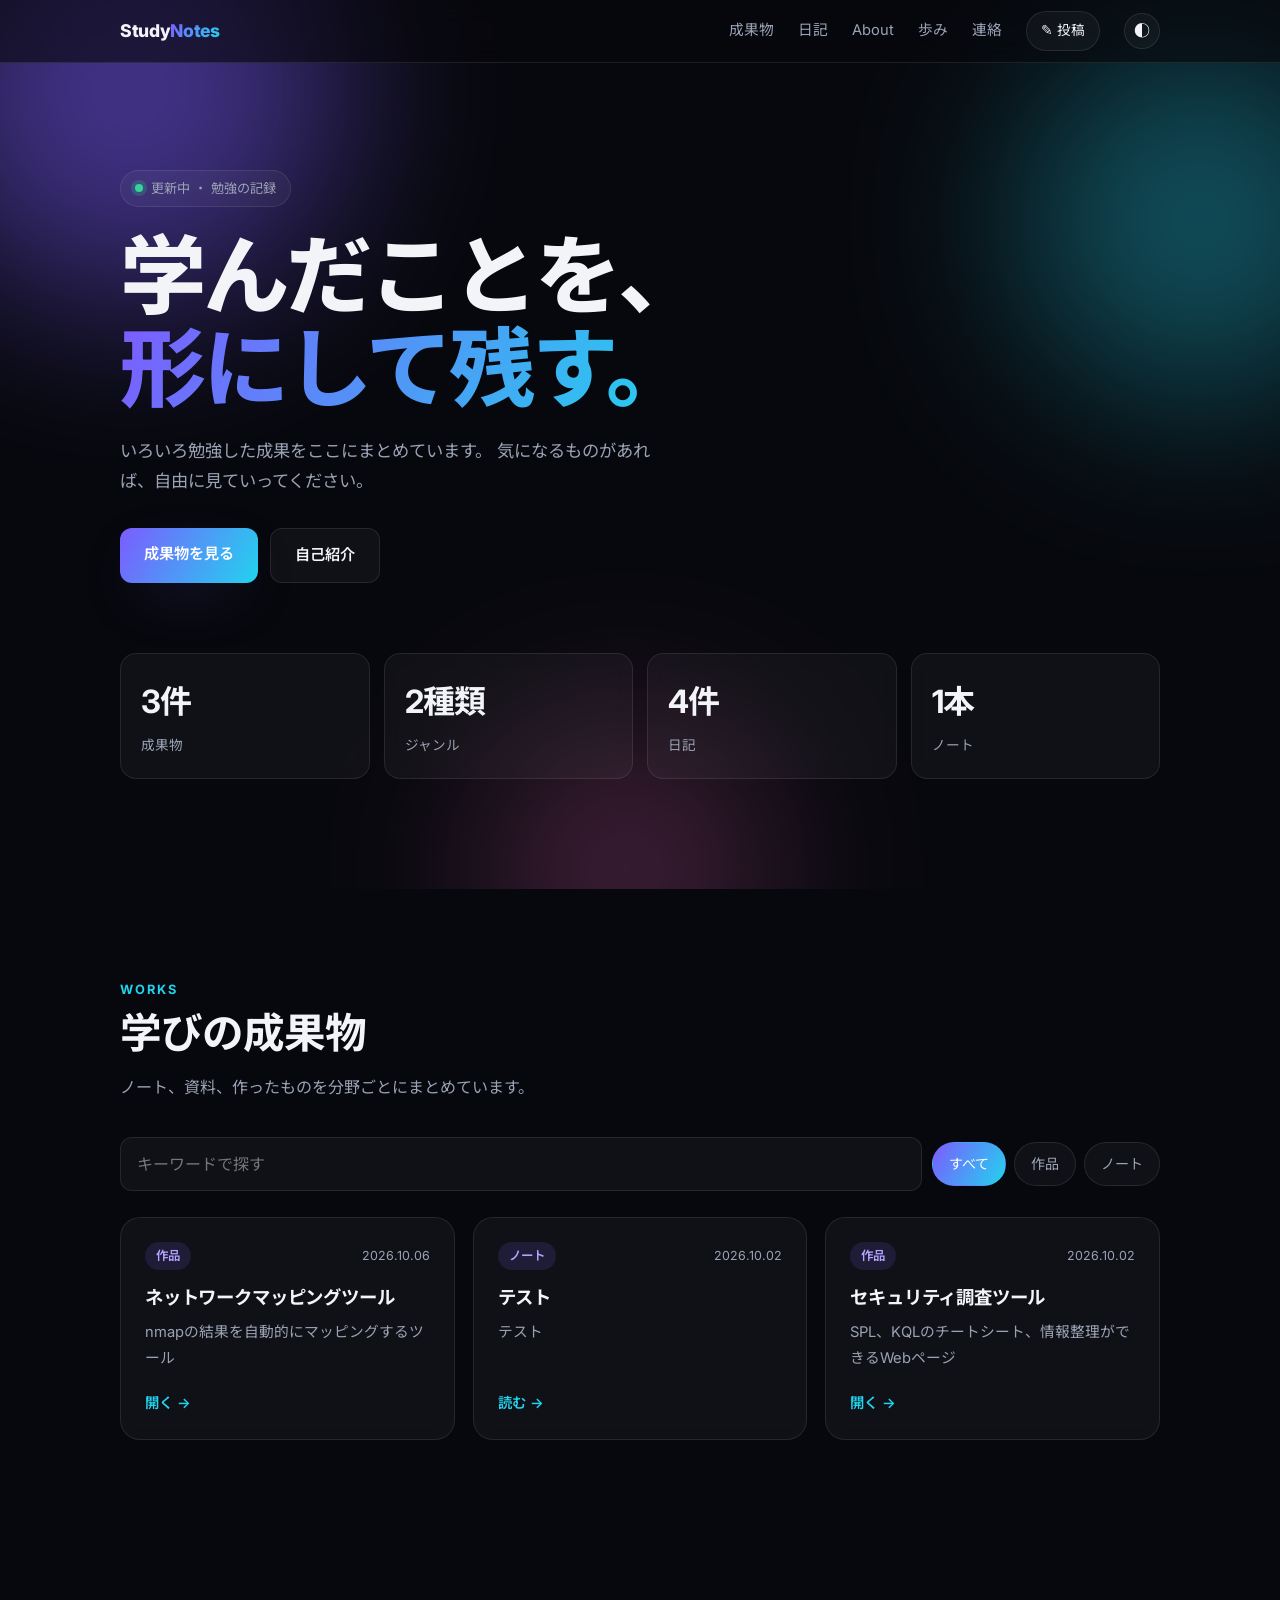
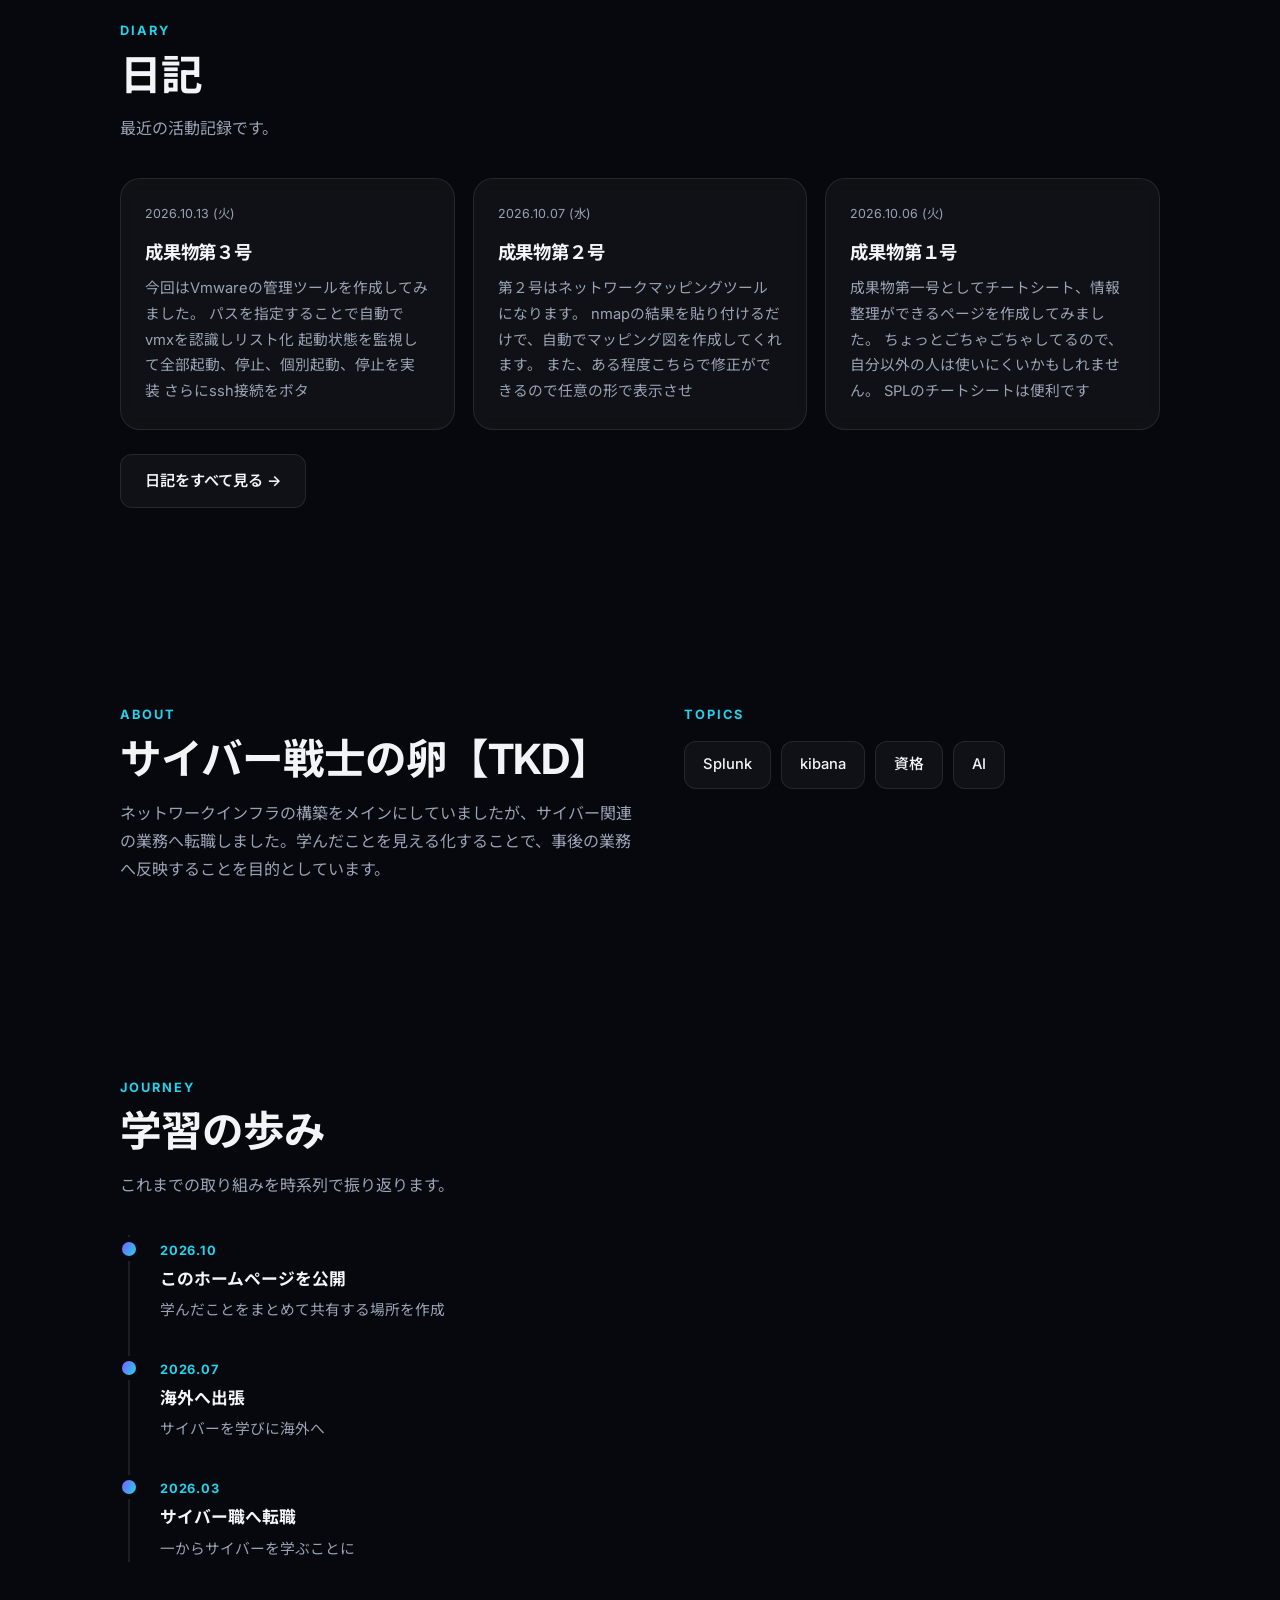
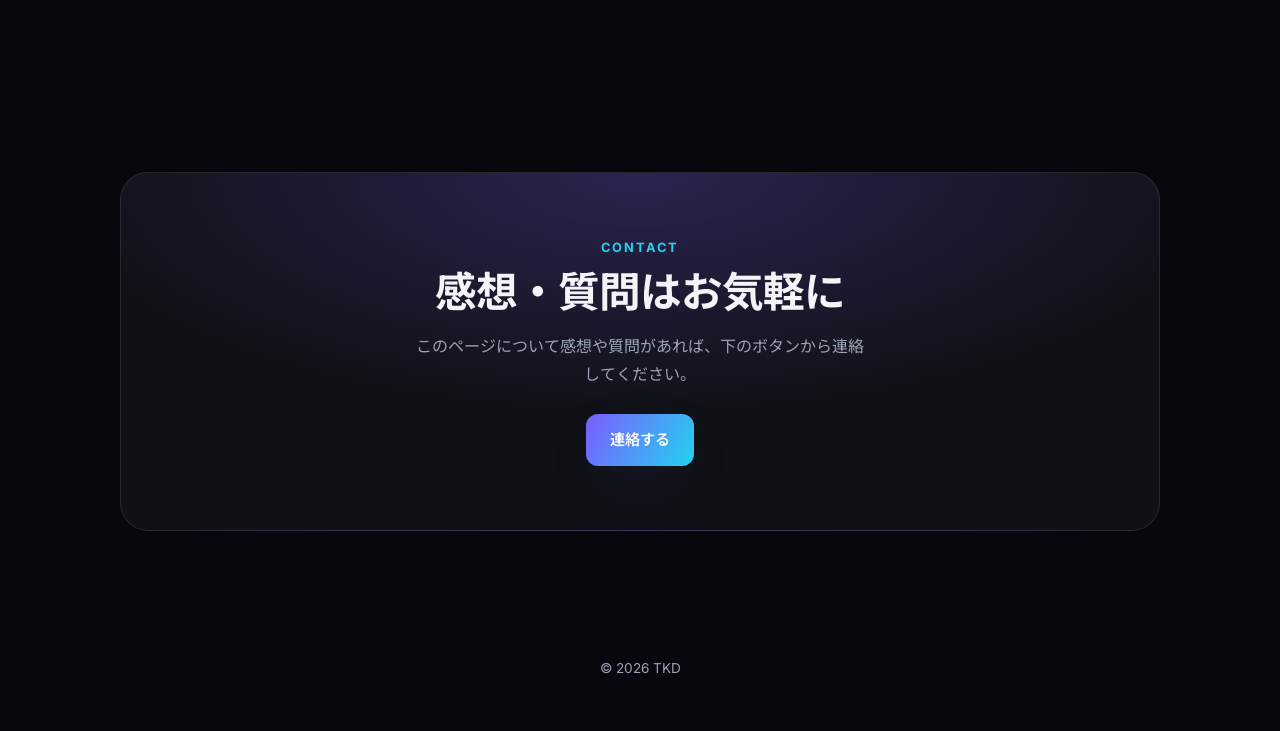
<file: index.html>
<!doctype html>
<html lang="ja">
<head>
<meta charset="utf-8">
<meta name="viewport" content="width=device-width, initial-scale=1">
<title>Study Notes | 学びの記録</title>
<meta name="description" content="勉強の成果をまとめたホームページ">
<link rel="preconnect" href="https://fonts.googleapis.com">
<link rel="preconnect" href="https://fonts.gstatic.com" crossorigin>
<link href="https://fonts.googleapis.com/css2?family=Inter:wght@400;500;600;700;800&family=Noto+Sans+JP:wght@400;500;700;900&display=swap" rel="stylesheet">
<link rel="stylesheet" href="assets/style.css">
</head>
<body>

<nav>
  <div class="wrap">
    <a href="#top" class="logo">Study<span>Notes</span></a>
    <div class="menu">
      <a href="#works" class="hide">成果物</a>
      <a href="diary/index.html" class="hide">日記</a>
      <a href="#about" class="hide">About</a>
      <a href="#journey" class="hide">歩み</a>
      <a href="#contact">連絡</a>
      <button class="postbtn" id="postBtn" type="button">✎ 投稿</button>
      <button class="theme" id="theme" aria-label="テーマ切り替え">◐</button>
    </div>
  </div>
</nav>

<header class="hero" id="top">
  <div class="blob b1"></div><div class="blob b2"></div><div class="blob b3"></div>
  <div class="wrap">
    <div class="pills">
      <span class="pill"><i class="dot"></i><span id="pill"></span></span>
      <span class="pill vis" id="visitPill" hidden><svg viewBox="0 0 24 24" width="14" height="14" fill="none" stroke="currentColor" stroke-width="2" stroke-linecap="round" stroke-linejoin="round" aria-hidden="true"><path d="M2 12s3.6-7 10-7 10 7 10 7-3.6 7-10 7S2 12 2 12z"/><circle cx="12" cy="12" r="3"/></svg><span class="vlbl">累計アクセス</span><b id="visitNum">0</b></span>
    </div>
    <h1 id="h1"></h1>
    <p class="lead" id="lead"></p>
    <div class="btns">
      <a class="btn p" href="#works">成果物を見る</a>
      <a class="btn" href="#about">自己紹介</a>
    </div>
    <div class="stats" id="stats"></div>
  </div>
</header>

<section id="works">
  <div class="wrap">
    <div class="rv">
      <div class="eyebrow">Works</div>
      <h2>学びの成果物</h2>
      <p class="sec-lead">ノート、資料、作ったものを分野ごとにまとめています。</p>
    </div>
    <div class="tools rv">
      <input class="search" id="q" type="search" placeholder="キーワードで探す">
      <div class="chips" id="chips"></div>
    </div>
    <div class="grid" id="list"></div>
  </div>
</section>

<section id="diary" hidden>
  <div class="wrap">
    <div class="rv">
      <div class="eyebrow">Diary</div>
      <h2>日記</h2>
      <p class="sec-lead">最近の活動記録です。</p>
    </div>
    <div class="grid" id="diaryList"></div>
    <p style="margin-top:24px"><a class="btn" href="diary/index.html">日記をすべて見る →</a></p>
  </div>
</section>

<section id="about">
  <div class="wrap about">
    <div class="rv">
      <div class="eyebrow">About</div>
      <h2 id="aboutTitle"></h2>
      <div id="aboutText"></div>
    </div>
    <div class="rv">
      <div class="eyebrow" style="margin-bottom:14px">Topics</div>
      <div class="skills" id="skills"></div>
    </div>
  </div>
</section>

<section id="journey">
  <div class="wrap">
    <div class="rv">
      <div class="eyebrow">Journey</div>
      <h2>学習の歩み</h2>
      <p class="sec-lead">これまでの取り組みを時系列で振り返ります。</p>
    </div>
    <div class="tl rv" id="tl"></div>
  </div>
</section>

<section id="contact">
  <div class="wrap">
    <div class="cta rv">
      <div class="eyebrow">Contact</div>
      <h2>感想・質問はお気軽に</h2>
      <p id="ctaText"></p>
      <a class="btn p" id="ctaBtn" href="#">連絡する</a>
    </div>
  </div>
</section>

<footer>© <span id="y"></span> <span id="owner"></span></footer>

<script src="assets/diary.js"></script>
<script src="data/content.js"></script>
<script src="assets/main.js"></script>
<script src="assets/common.js"></script>
<script src="assets/auth.js"></script>
<script src="assets/counter.js"></script>
</body>
</html>
</file>
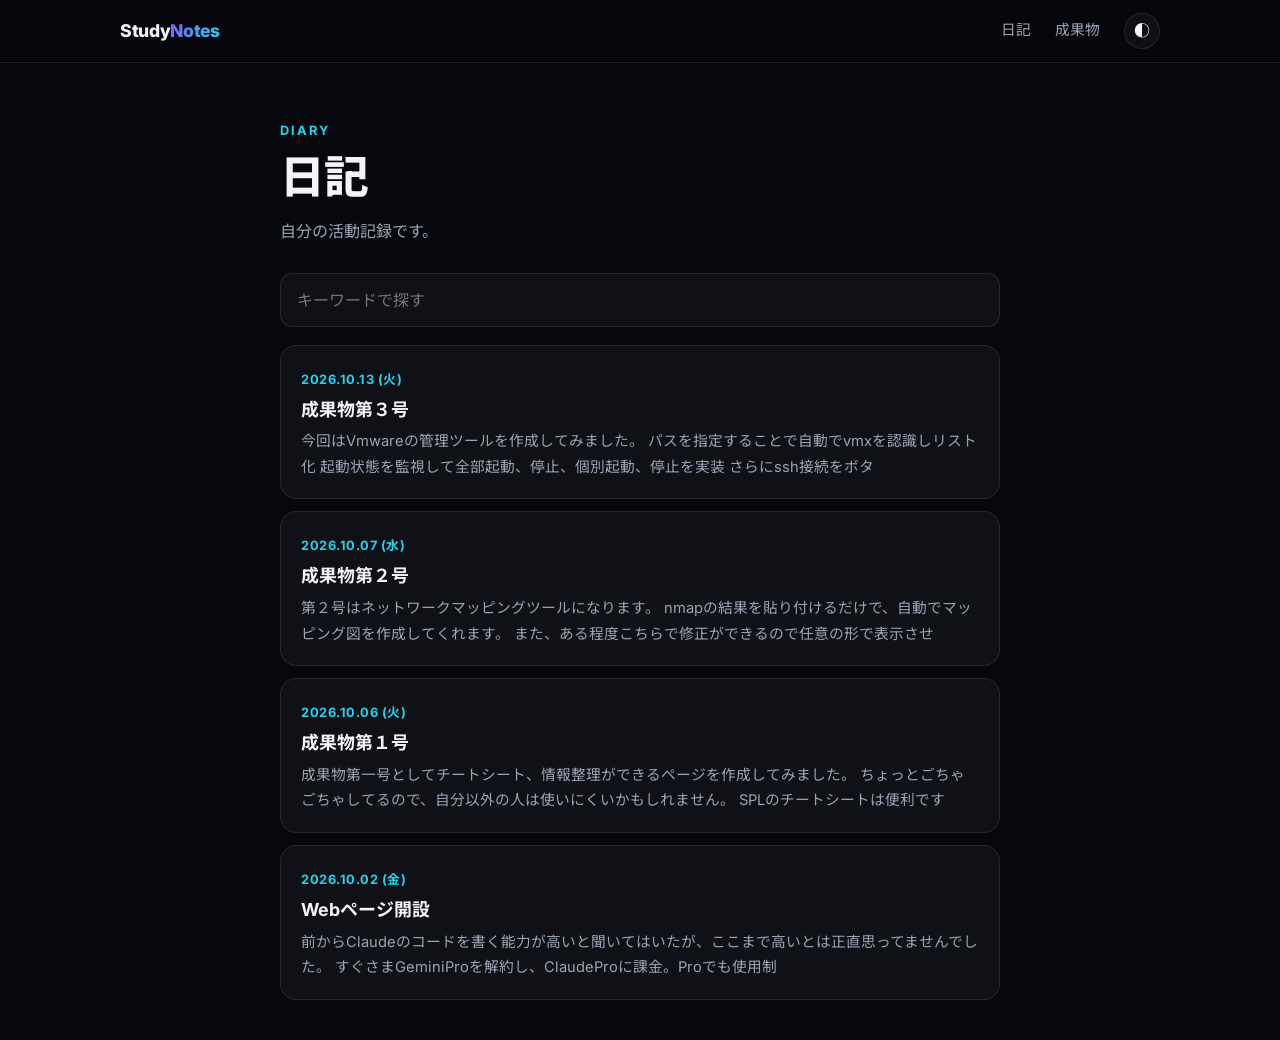
<file: diary/index.html>
<!doctype html>
<html lang="ja"><head><meta charset="utf-8">
<meta name="viewport" content="width=device-width, initial-scale=1">
<meta name="robots" content="noindex">
<link rel="preconnect" href="https://fonts.googleapis.com">
<link rel="preconnect" href="https://fonts.gstatic.com" crossorigin>
<link href="https://fonts.googleapis.com/css2?family=Inter:wght@400;500;600;700;800&family=Noto+Sans+JP:wght@400;500;700;900&display=swap" rel="stylesheet">
<title>日記 | Study Notes</title>
<link rel="stylesheet" href="../assets/style.css"></head>
<body><nav><div class="wrap"><a href="../index.html" class="logo">Study<span>Notes</span></a><div class="menu"><a href="../diary/index.html" class="hide">日記</a><a href="../index.html#works" class="hide">成果物</a><button class="theme" id="theme" aria-label="テーマ切り替え">◐</button></div></div></nav>
<main class="page">
  <div class="eyebrow">Diary</div>
  <h1>日記</h1>
  <p class="sec-lead">自分の活動記録です。</p>
  <input class="search" id="q" type="search" placeholder="キーワードで探す" style="width:100%;margin-bottom:18px">
  <div class="entries" id="list"></div>
</main>
<script src="../assets/diary.js"></script>
<script src="../assets/common.js"></script>
<script>
(async () => {
  const list = document.getElementById("list"), q = document.getElementById("q");
  let posts = [];
  try { posts = (await D.loadIndex()).sort((a, b) => b.date.localeCompare(a.date)); }
  catch (e) { list.innerHTML = '<p class="sec-lead">読み込めませんでした。</p>'; return; }
  function render() {
    const kw = q.value.trim().toLowerCase();
    const s = posts.filter(p => !kw || (p.title + (p.excerpt || "")).toLowerCase().includes(kw));
    list.innerHTML = s.length ? s.map(p => `<a class="entry" href="post.html?id=${encodeURIComponent(p.id)}">
      <time>${D.fmtDate(p.date)}</time><h3>${D.esc(p.title)}</h3><p>${D.esc(p.excerpt || "")}</p></a>`).join("")
      : '<p class="sec-lead">まだ投稿がありません。</p>';
  }
  q.addEventListener("input", render); render();
})();
</script>
<script src="../assets/counter.js"></script>
</body></html>
</file>
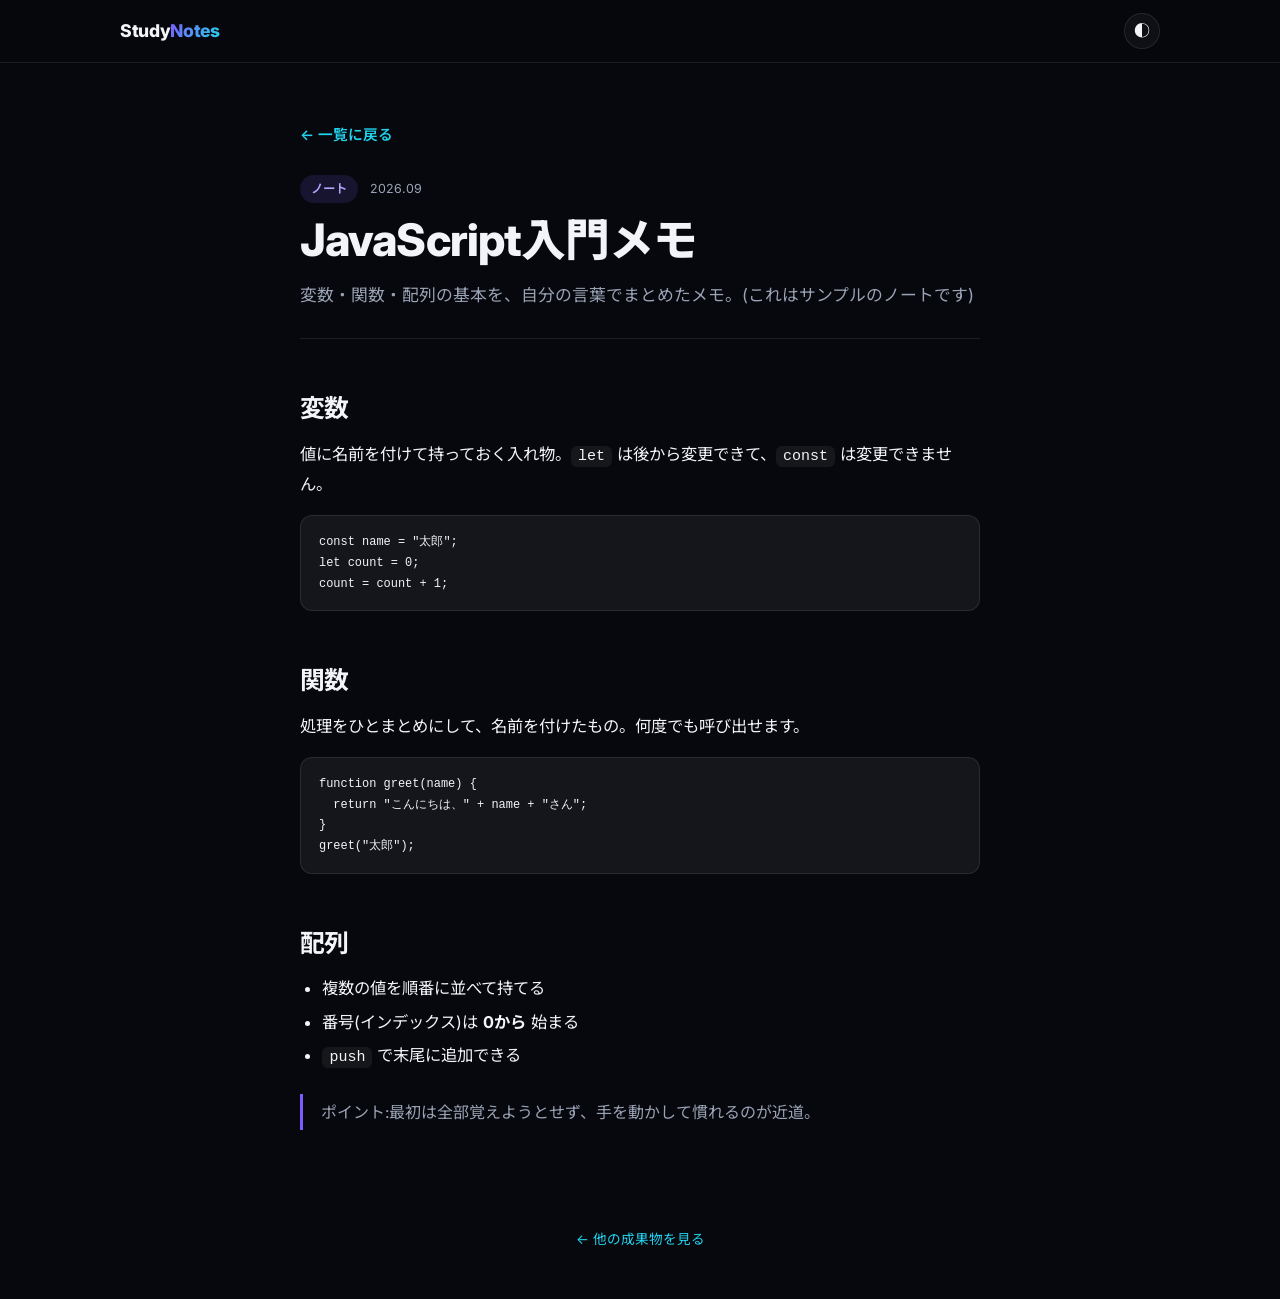
<file: notes/js-basics/index.html>
<!doctype html>
<html lang="ja">
<head>
<meta charset="utf-8">
<meta name="viewport" content="width=device-width, initial-scale=1">
<title>JavaScript入門メモ | Study Notes</title>
<meta name="description" content="変数・関数・配列の基本を、自分の言葉でまとめたメモ。">
<link rel="preconnect" href="https://fonts.googleapis.com">
<link rel="preconnect" href="https://fonts.gstatic.com" crossorigin>
<link href="https://fonts.googleapis.com/css2?family=Inter:wght@400;500;600;700;800&family=Noto+Sans+JP:wght@400;500;700;900&display=swap" rel="stylesheet">
<link rel="stylesheet" href="../../assets/style.css">
</head>
<body>
<nav>
  <div class="wrap">
    <a href="../../index.html" class="logo">Study<span>Notes</span></a>
    <div class="menu"><button class="theme" id="theme" aria-label="テーマ切り替え">◐</button></div>
  </div>
</nav>

<main class="note">
  <a class="back" href="../../index.html#works">← 一覧に戻る</a>
  <div class="meta"><span class="tag">ノート</span><span>2026.09</span></div>
  <h1>JavaScript入門メモ</h1>
  <p class="summary">変数・関数・配列の基本を、自分の言葉でまとめたメモ。(これはサンプルのノートです)</p>

  <!-- ここから本文 -->
  <h2>変数</h2>
  <p>値に名前を付けて持っておく入れ物。<code>let</code> は後から変更できて、<code>const</code> は変更できません。</p>
  <pre><code>const name = "太郎";
let count = 0;
count = count + 1;</code></pre>

  <h2>関数</h2>
  <p>処理をひとまとめにして、名前を付けたもの。何度でも呼び出せます。</p>
  <pre><code>function greet(name) {
  return "こんにちは、" + name + "さん";
}
greet("太郎");</code></pre>

  <h2>配列</h2>
  <ul>
    <li>複数の値を順番に並べて持てる</li>
    <li>番号(インデックス)は <strong>0から</strong> 始まる</li>
    <li><code>push</code> で末尾に追加できる</li>
  </ul>

  <blockquote>ポイント:最初は全部覚えようとせず、手を動かして慣れるのが近道。</blockquote>
  <!-- ここまで本文 -->
</main>

<footer><a href="../../index.html#works" style="color:var(--a2)">← 他の成果物を見る</a></footer>
<script src="../../assets/common.js"></script>
<script src="../../assets/counter.js"></script>
</body>
</html>
</file>
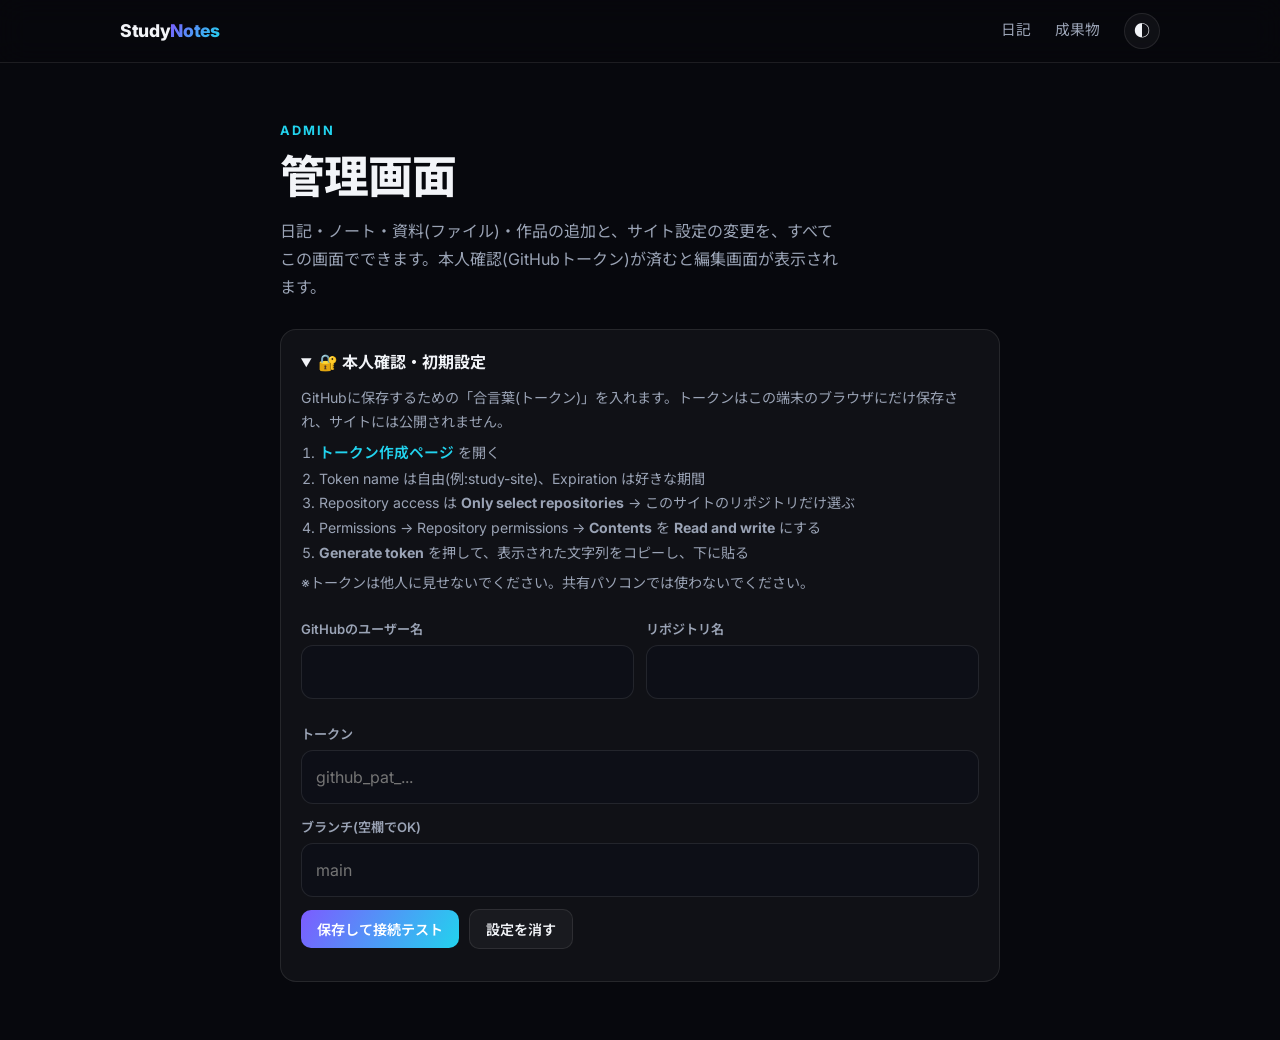
<file: write.html>
<!doctype html>
<html lang="ja">
<head>
<meta charset="utf-8">
<meta name="viewport" content="width=device-width, initial-scale=1">
<meta name="robots" content="noindex">
<title>管理画面 | Study Notes</title>
<link rel="preconnect" href="https://fonts.googleapis.com">
<link rel="preconnect" href="https://fonts.gstatic.com" crossorigin>
<link href="https://fonts.googleapis.com/css2?family=Inter:wght@400;500;600;700;800&family=Noto+Sans+JP:wght@400;500;700;900&display=swap" rel="stylesheet">
<link rel="stylesheet" href="assets/style.css">
</head>
<body>
<nav><div class="wrap">
  <a href="index.html" class="logo">Study<span>Notes</span></a>
  <div class="menu"><a href="diary/index.html" class="hide">日記</a><a href="index.html#works" class="hide">成果物</a><button class="theme" id="theme" aria-label="テーマ切り替え">◐</button></div>
</div></nav>

<main class="page">
  <div class="eyebrow">Admin</div>
  <h1>管理画面</h1>
  <p class="sec-lead">日記・ノート・資料(ファイル)・作品の追加と、サイト設定の変更を、すべてこの画面でできます。本人確認(GitHubトークン)が済むと編集画面が表示されます。</p>

  <!-- 本人確認・初期設定 -->
  <details class="panel" id="settings">
    <summary>🔐 本人確認・初期設定</summary>
    <div class="help">
      GitHubに保存するための「合言葉(トークン)」を入れます。トークンはこの端末のブラウザにだけ保存され、サイトには公開されません。
      <ol>
        <li><a class="mini-link" href="https://github.com/settings/personal-access-tokens/new" target="_blank" rel="noopener">トークン作成ページ</a> を開く</li>
        <li>Token name は自由(例:study-site)、Expiration は好きな期間</li>
        <li>Repository access は <b>Only select repositories</b> → このサイトのリポジトリだけ選ぶ</li>
        <li>Permissions → Repository permissions → <b>Contents</b> を <b>Read and write</b> にする</li>
        <li><b>Generate token</b> を押して、表示された文字列をコピーし、下に貼る</li>
      </ol>
      ※トークンは他人に見せないでください。共有パソコンでは使わないでください。
    </div>
    <div class="row">
      <label class="field"><span>GitHubのユーザー名</span><input id="cfgOwner" autocomplete="off"></label>
      <label class="field"><span>リポジトリ名</span><input id="cfgRepo" autocomplete="off"></label>
    </div>
    <label class="field"><span>トークン</span><input id="cfgToken" type="password" autocomplete="off" placeholder="github_pat_..."></label>
    <label class="field"><span>ブランチ(空欄でOK)</span><input id="cfgBranch" autocomplete="off" placeholder="main"></label>
    <div class="bar">
      <button class="btn p sm" id="cfgSave">保存して接続テスト</button>
      <button class="btn sm" id="cfgClear">設定を消す</button>
    </div>
    <div class="status" id="cfgStatus"></div>
  </details>

  <div class="tabs gated" id="tabs" style="flex-wrap:wrap">
    <button class="chip on" data-kind="diary">日記</button>
    <button class="chip" data-kind="note">ノート</button>
    <button class="chip" data-kind="file">資料(ファイル)</button>
    <button class="chip" data-kind="work">作品(リンク)</button>
    <button class="chip" data-kind="site">サイト設定</button>
  </div>

  <div class="panel gated">
    <div id="editingBar" class="help" style="display:none;margin-top:0"></div>

    <!-- 投稿フォーム(日記・ノート・資料・作品) -->
    <div id="postForm">
      <label class="field"><span>タイトル</span><input id="title" placeholder="タイトル"></label>

      <div id="metaFields">
        <label class="field"><span>ジャンル(絞り込みボタンになります)</span>
          <input id="type" list="typeList"><datalist id="typeList"><option>ノート</option><option>資料</option><option>作品</option><option>読書</option></datalist></label>
        <label class="field"><span>一言説明(一覧に表示されます)</span><input id="desc" placeholder="どんな内容か一言で"></label>
      </div>

      <div id="fileBox">
        <label class="field"><span>ファイル(PDF・Word・画像・ZIPなど / 20MBまで)</span><input type="file" id="fileInput"></label>
        <div class="help" id="fileInfo" style="margin-top:-4px"></div>
      </div>

      <div id="urlBox">
        <label class="field"><span>リンク先のURL(GitHub・公開した作品のページなど)</span><input id="url" type="url" placeholder="https://"></label>
      </div>

      <div id="bodyBox">
        <div class="row" style="align-items:end">
          <div class="field" style="margin-bottom:0"><span>本文(文字を選んでから、ボタンで装飾できます)</span></div>
          <label class="field" style="margin:0"><span>行間(この投稿の読みやすさ)</span>
            <select id="lh"><option value="tight">せまい</option><option value="normal">ふつう</option><option value="wide">広め</option><option value="xwide">ゆったり</option></select></label>
        </div>
        <div class="toolbar" id="toolbar">
          <button type="button" data-fmt="b" title="太字 (Ctrl+B)"><b>B</b></button>
          <button type="button" data-fmt="i" title="斜体 (Ctrl+I)"><i>I</i></button>
          <button type="button" data-fmt="u" title="下線"><u>U</u></button>
          <button type="button" data-fmt="s" title="取り消し線"><s>S</s></button>
          <button type="button" data-fmt="mark" title="マーカー">マーカー</button>
          <span class="sep"></span>
          <select id="tbSize" title="文字サイズ"><option value="">文字サイズ</option><option value="small">小さく</option><option value="large">大きく</option><option value="xlarge">特大</option><option value="xxlarge">超特大</option></select>
          <span id="tbColors" style="display:flex;gap:5px;align-items:center" title="文字色"></span>
          <input type="color" id="tbColor" value="#ff6b6b" title="好きな文字色">
          <span class="sep"></span>
          <button type="button" data-fmt="left" title="左寄せ">左</button>
          <button type="button" data-fmt="center" title="中央寄せ">中央</button>
          <button type="button" data-fmt="right" title="右寄せ">右</button>
          <span class="sep"></span>
          <button type="button" data-fmt="h2" title="見出し">見出し</button>
          <button type="button" data-fmt="h3" title="小見出し">小見出し</button>
          <button type="button" data-fmt="quote" title="引用">引用</button>
          <button type="button" data-fmt="ul" title="箇条書き">・リスト</button>
          <button type="button" data-fmt="ol" title="番号リスト">1.リスト</button>
          <button type="button" data-fmt="hr" title="区切り線">―</button>
          <button type="button" data-fmt="link" title="リンク (Ctrl+K)">リンク</button>
          <button type="button" data-fmt="code" title="コード">コード</button>
        </div>
        <label class="field" style="margin-top:0"><textarea id="body" placeholder="ここに書きます。"></textarea></label>
        <div class="bar">
          <button class="btn sm" id="addImg" type="button">🖼 画像を追加</button>
          <input type="file" id="imgInput" accept="image/*" multiple hidden>
          <button class="btn sm" id="togglePrev" type="button">プレビュー</button>
          <span class="help" style="margin:0" id="imgInfo"></span>
        </div>
        <div class="preview" id="preview"></div>
        <div class="help">
          ボタンで入る記号をそのまま手で書いてもOKです。例: <code>[color=#ff6b6b]赤い文字[/color]</code> / <code>[size=large]大きい文字[/size]</code> /
          右寄せは行だけの <code>[right]</code> と <code>[/right]</code> で段落をはさむ。画像の大きさは <code>![](img/xxx.jpg){w=50}</code>(幅50%)。装飾は段落をまたげません。
        </div>
      </div>
    </div>

    <!-- サイト設定フォーム -->
    <div id="siteForm">
      <div class="help" style="margin-top:0">トップページの文章を変更します。保存すると、公開ページに反映されます(1〜2分)。</div>
      <label class="field"><span>サイト名の横の一言(上のバッジ)</span><input id="s_pill"></label>
      <div class="row">
        <label class="field"><span>キャッチコピー 1行目</span><input id="s_t1"></label>
        <label class="field"><span>キャッチコピー 2行目(カラフル表示)</span><input id="s_t2"></label>
      </div>
      <label class="field"><span>リード文</span><textarea id="s_lead" style="min-height:90px"></textarea></label>
      <label class="field"><span>名前(フッターに表示)</span><input id="s_owner"></label>
      <label class="field"><span>自己紹介の見出し</span><input id="s_aboutTitle"></label>
      <label class="field"><span>自己紹介の文章(1行 = 1段落)</span><textarea id="s_about" style="min-height:110px"></textarea></label>
      <label class="field"><span>学んでいること(「,」か改行で区切る)</span><textarea id="s_topics" style="min-height:70px"></textarea></label>
      <label class="field"><span>連絡の文章</span><input id="s_contactText"></label>
      <label class="field"><span>連絡ボタンのリンク(mailto:メールアドレス、またはSNSのURL)</span><input id="s_contactLink"></label>
      <label class="field"><span>アクセスカウンターのコード(GoatCounterのサイトコード。空欄なら非表示)</span><input id="s_counter" placeholder="例: my-study-notes"></label>
      <div class="help" style="margin-top:-6px">
        使い方: <a class="mini-link" href="https://www.goatcounter.com/signup" target="_blank" rel="noopener">GoatCounter</a>(無料)に登録 → 決めた「Code」をここに入力。
        さらに GoatCounter の Settings で <b>「Allow adding visitor counts on your website」</b> にチェックを入れて保存してください。
      </div>
      <label class="field"><span>学習の歩み(1行 = 1件。「日付 | タイトル | 説明」の形)</span><textarea id="s_journey" style="min-height:140px" placeholder="2026.09 | ホームページを公開 | 学んだことを共有する場所を作った"></textarea></label>
    </div>

    <div class="bar">
      <button class="btn p sm" id="submit">投稿する</button>
      <button class="btn sm" id="reset">新規にもどす</button>
    </div>
    <div class="status" id="status"></div>
  </div>

  <div class="panel gated" id="listPanel">
    <b id="listTitle">これまでの投稿</b>
    <div id="postList" style="margin-top:8px"><span class="help">設定すると表示されます。</span></div>
    <div class="help">※ <code>data/content.js</code> に手書きした成果物は、ここには出ません(GitHub上で直接編集してください)。</div>
  </div>
</main>

<script src="assets/diary.js"></script>
<script src="data/content.js"></script>
<script src="assets/common.js"></script>
<script>
(() => {
  const $ = id => document.getElementById(id);
  const KINDS = {
    diary: { dir: "diary", label: "日記",   body: true },
    note:  { dir: "notes", label: "ノート", body: true, meta: true, type: "ノート" },
    file:  { dir: "files", label: "資料",   meta: true, file: true, type: "資料" },
    work:  { dir: "works", label: "作品",   meta: true, url: true,  type: "作品" },
    site:  { label: "サイト設定", site: true }
  };
  const MAX_FILE = 20 * 1024 * 1024;
  let kind = "diary";
  let cfg = {};
  let editing = null;      // { id, sha?, date, meta? }
  let draftId = newId();
  let pending = {};        // 未アップロードの画像
  let imgCount = 0;
  let authed = false;
  let siteSha = null;
  let cache = [];          // いま表示中の一覧(index.json)

  /* ---------- 便利関数 ---------- */
  function newId() {
    const d = new Date(), p = n => String(n).padStart(2, "0");
    return `${d.getFullYear()}${p(d.getMonth()+1)}${p(d.getDate())}-${p(d.getHours())}${p(d.getMinutes())}${p(d.getSeconds())}`;
  }
  const enc = str => { const b = new TextEncoder().encode(str); let s = ""; b.forEach(c => s += String.fromCharCode(c)); return btoa(s); };
  const dec = b64 => { const s = atob(b64.replace(/\n/g, "")); return new TextDecoder().decode(Uint8Array.from(s, c => c.charCodeAt(0))); };
  function status(msg, type) { const el = $("status"); el.textContent = msg; el.className = "status show " + (type || "info"); }
  function cstatus(msg, type) { const el = $("cfgStatus"); el.textContent = msg; el.className = "status show " + (type || "info"); }
  const save = (k, v) => { try { localStorage.setItem(k, v); } catch (e) {} };
  const load = k => { try { return localStorage.getItem(k); } catch (e) { return null; } };
  const readDataUrl = file => new Promise((res, rej) => { const r = new FileReader(); r.onload = () => res(r.result.split(",")[1]); r.onerror = () => rej(new Error("ファイルを読み込めませんでした。")); r.readAsDataURL(file); });
  const extOf = name => { const m = String(name).match(/\.([A-Za-z0-9]{1,8})$/); return m ? "." + m[1].toLowerCase() : ""; };
  const sizeStr = n => n > 1048576 ? (n / 1048576).toFixed(1) + "MB" : Math.ceil(n / 1024) + "KB";

  /* ---------- 設定 ---------- */
  function guess() {
    const m = location.hostname.match(/^(.+)\.github\.io$/);
    if (!m) return {};
    const segs = location.pathname.split("/").filter(Boolean);
    return { owner: m[1], repo: segs.length > 1 ? segs[0] : m[1] + ".github.io" };
  }
  try { cfg = JSON.parse(load("ghcfg") || "{}"); } catch (e) { cfg = {}; }
  const g = guess();
  $("cfgOwner").value = cfg.owner || g.owner || "";
  $("cfgRepo").value = cfg.repo || g.repo || "";
  $("cfgToken").value = cfg.token || "";
  $("cfgBranch").value = cfg.branch || "";
  if (!cfg.token) $("settings").open = true;
  function readCfg() {
    cfg = { owner: $("cfgOwner").value.trim(), repo: $("cfgRepo").value.trim(), token: $("cfgToken").value.trim(), branch: $("cfgBranch").value.trim() };
  }
  function setAuthed(v) { authed = v; document.body.classList.toggle("authed", v); if (v) enter(); else $("settings").open = true; }

  /* ---------- GitHub API ---------- */
  async function api(method, path, body) {
    if (!cfg.token || !cfg.owner || !cfg.repo) throw new Error("初期設定(ユーザー名・リポジトリ名・トークン)を入力してください。");
    let url = `https://api.github.com/repos/${cfg.owner}/${cfg.repo}/contents/${path}`;
    if (method === "GET") url += `?t=${Date.now()}` + (cfg.branch ? `&ref=${encodeURIComponent(cfg.branch)}` : "");
    if (body && cfg.branch) body.branch = cfg.branch;
    const r = await fetch(url, {
      method, cache: "no-store",
      headers: { Authorization: "Bearer " + cfg.token, Accept: "application/vnd.github+json", "Content-Type": "application/json" },
      body: body ? JSON.stringify(body) : undefined
    });
    if (r.status === 404 && method === "GET") return null;
    if (!r.ok) {
      let m = ""; try { m = (await r.json()).message; } catch (e) {}
      const e = new Error(r.status === 401 ? "トークンが正しくないか、期限切れです。" :
        r.status === 403 || (r.status === 404 && method !== "GET") ? "権限がありません。トークンの Contents が Read and write か、対象リポジトリが合っているか確認してください。" :
        r.status === 413 ? "ファイルが大きすぎます。" : `GitHubエラー(${r.status}) ${m}`);
      e.status = r.status; throw e;
    }
    return r.json();
  }
  const getFile = async path => { const j = await api("GET", path); return j ? { sha: j.sha, text: j.content ? dec(j.content) : "" } : null; };
  const getSha = async path => { const j = await api("GET", path).catch(() => null); return j ? j.sha : null; };
  const putFile = (path, b64, msg, sha) => api("PUT", path, { message: msg, content: b64, ...(sha ? { sha } : {}) });
  const delFile = async path => { const sha = await getSha(path); if (sha) await api("DELETE", path, { message: "Delete " + path, sha }); };

  async function updateIndex(dir, fn) {
    for (let i = 0; i < 3; i++) {
      try {
        const f = await getFile(`${dir}/index.json`);
        let data = { posts: [] }; try { if (f) data = JSON.parse(f.text); } catch (e) {}
        data.posts = fn(data.posts || []).sort((a, b) => b.date.localeCompare(a.date));
        await putFile(`${dir}/index.json`, enc(JSON.stringify(data, null, 2) + "\n"), "Update index", f && f.sha);
        return;
      } catch (e) { if (i === 2 || (e.status !== 409 && e.status !== 422)) throw e; }
    }
  }

  /* ---------- タブ・フォームの切り替え ---------- */
  const show = (id, v) => { $(id).style.display = v ? "" : "none"; };
  function setKind(k) {
    kind = k; const K = KINDS[k];
    document.querySelectorAll("#tabs .chip").forEach(c => c.classList.toggle("on", c.dataset.kind === k));
    show("postForm", !K.site); show("siteForm", !!K.site);
    show("metaFields", !!K.meta); show("fileBox", !!K.file); show("urlBox", !!K.url); show("bodyBox", !!K.body);
    show("listPanel", !K.site);
    $("title").placeholder = k === "diary" ? "例:今日の勉強メモ" : "タイトル";
    $("listTitle").textContent = `これまでの${K.label}`;
    resetForm();
    if (authed) { if (K.site) loadSite(); else refreshList(); }
  }
  document.querySelectorAll("#tabs .chip").forEach(c => c.onclick = () => setKind(c.dataset.kind));

  function resetForm() {
    editing = null; draftId = newId(); pending = {}; imgCount = 0;
    ["title", "body", "desc", "url"].forEach(id => $(id).value = "");
    $("type").value = KINDS[kind].type || "";
    $("fileInput").value = ""; $("fileInfo").textContent = "";
    $("editingBar").style.display = "none"; $("preview").classList.remove("show"); $("imgInfo").textContent = "";
    $("submit").textContent = KINDS[kind].site ? "設定を保存する" : "投稿する";
    $("lh").value = load("lhPref") || "normal";
    if (KINDS[kind].body) {
      const d = load("draft_" + kind);
      if (d) { try { const o = JSON.parse(d); $("title").value = o.title || ""; $("body").value = o.body || ""; $("desc").value = o.desc || ""; if (o.type) $("type").value = o.type; } catch (e) {} }
    }
  }
  function saveDraft() {
    if (editing || !KINDS[kind].body) return;
    save("draft_" + kind, JSON.stringify({ title: $("title").value, body: $("body").value, desc: $("desc").value, type: $("type").value }));
  }
  ["title", "body", "desc", "type"].forEach(id => $(id).addEventListener("input", saveDraft));
  $("reset").onclick = () => { try { localStorage.removeItem("draft_" + kind); } catch (e) {} setKind(kind); $("status").className = "status"; };
  $("fileInput").onchange = e => {
    const f = e.target.files[0];
    $("fileInfo").textContent = f ? (f.size > MAX_FILE ? `⚠ ${f.name}(${sizeStr(f.size)})は大きすぎます。20MB以下にしてください。` : `${f.name}(${sizeStr(f.size)})`) : "";
    if (f && !$("title").value) $("title").value = f.name.replace(/\.[^.]+$/, "");
  };

  /* ---------- 画像(日記・ノート) ---------- */
  $("addImg").onclick = () => $("imgInput").click();
  function toJpeg(file) {
    return new Promise((res, rej) => {
      const img = new Image(), u = URL.createObjectURL(file);
      img.onload = () => {
        const max = 1400, k = Math.min(1, max / Math.max(img.width, img.height));
        const c = document.createElement("canvas"); c.width = Math.round(img.width * k); c.height = Math.round(img.height * k);
        const x = c.getContext("2d"); x.fillStyle = "#fff"; x.fillRect(0, 0, c.width, c.height); x.drawImage(img, 0, 0, c.width, c.height);
        const url = c.toDataURL("image/jpeg", 0.82); URL.revokeObjectURL(u);
        res({ b64: url.split(",")[1], url });
      };
      img.onerror = () => rej(new Error("画像を読み込めませんでした: " + file.name));
      img.src = u;
    });
  }
  $("imgInput").onchange = async e => {
    for (const f of e.target.files) {
      try {
        const r = await toJpeg(f);
        const rel = `img/${draftId}-${++imgCount}.jpg`;
        pending[rel] = r;
        const ta = $("body"), pos = ta.selectionStart ?? ta.value.length;
        const ins = `${pos && ta.value[pos - 1] !== "\n" ? "\n" : ""}![](${rel})\n`;
        ta.value = ta.value.slice(0, pos) + ins + ta.value.slice(pos);
        ta.selectionStart = ta.selectionEnd = pos + ins.length;
      } catch (err) { status(err.message, "err"); }
    }
    e.target.value = "";
    $("imgInfo").textContent = Object.keys(pending).length ? `追加した画像: ${Object.keys(pending).length}枚(投稿時に保存されます)` : "";
    saveDraft(); if ($("preview").classList.contains("show")) renderPreview();
  };
  /* ---------- 装飾ツールバー ---------- */
  const ta = $("body");
  let lastSel = { s: 0, e: 0 };
  ["keyup", "mouseup", "select", "input", "blur", "click"].forEach(ev => ta.addEventListener(ev, () => { lastSel = { s: ta.selectionStart, e: ta.selectionEnd }; }));
  const COLORS = ["#ff6b6b", "#ff9f43", "#f5c518", "#34d399", "#4da3ff", "#9b8cff", "#ff6ec7", "#9aa3b5"];
  $("tbColors").innerHTML = COLORS.map(c => `<button type="button" class="sw" data-color="${c}" style="background:${c}" title="${c}"></button>`).join("");
  $("toolbar").addEventListener("mousedown", e => { if (e.target.closest("button")) e.preventDefault(); });  // 選択範囲を保つ

  function putText(text, from, to) {            // 元に戻す(Ctrl+Z)が効くように入力する
    ta.focus(); ta.setSelectionRange(from, to);
    let ok = false; try { ok = document.execCommand("insertText", false, text); } catch (e) {}
    if (!ok) ta.setRangeText(text, from, to, "end");
    ta.dispatchEvent(new Event("input", { bubbles: true }));
  }
  function wrapInline(open, close, ph) {
    const { s, e } = lastSel, sel = ta.value.slice(s, e) || ph;
    putText(open + sel + close, s, e);
    ta.setSelectionRange(s + open.length, s + open.length + sel.length); lastSel = { s: ta.selectionStart, e: ta.selectionEnd };
  }
  function wrapBlock(tag) {
    const { s, e } = lastSel, sel = ta.value.slice(s, e) || "ここに文章";
    const pre = s > 0 && ta.value[s - 1] !== "\n" ? "\n" : "";
    const post = e < ta.value.length && ta.value[e] !== "\n" ? "\n" : "";
    putText(`${pre}[${tag}]\n${sel}\n[/${tag}]${post}`, s, e);
  }
  function linePrefix(kindName) {
    let { s, e } = lastSel;
    const v = ta.value, a = v.lastIndexOf("\n", s - 1) + 1, bIdx = v.indexOf("\n", e), b = bIdx < 0 ? v.length : bIdx;
    const lines = v.slice(a, b).split("\n");
    const strip = l => l.replace(/^(#{1,3}\s+|>\s?|[-*]\s+|\d+[.)]\s+)/, "");
    const out = lines.map((l, i) => {
      const t = strip(l);
      return kindName === "h2" ? "## " + t : kindName === "h3" ? "### " + t : kindName === "quote" ? "> " + t : kindName === "ul" ? "- " + t : `${i + 1}. ` + t;
    }).join("\n");
    putText(out, a, b);
  }
  function apply(fmt, arg) {
    if (fmt === "b") wrapInline("**", "**", "太字");
    else if (fmt === "i") wrapInline("*", "*", "斜体");
    else if (fmt === "u") wrapInline("[u]", "[/u]", "下線");
    else if (fmt === "s") wrapInline("[s]", "[/s]", "取り消し");
    else if (fmt === "mark") wrapInline("[mark]", "[/mark]", "マーカー");
    else if (fmt === "size") wrapInline(`[size=${arg}]`, "[/size]", "文字");
    else if (fmt === "color") wrapInline(`[color=${arg}]`, "[/color]", "文字");
    else if (["left", "center", "right"].includes(fmt)) wrapBlock(fmt);
    else if (["h2", "h3", "quote", "ul", "ol"].includes(fmt)) linePrefix(fmt);
    else if (fmt === "hr") { const { s, e } = lastSel; putText("\n---\n", s, e); }
    else if (fmt === "link") {
      const { s, e } = lastSel, sel = ta.value.slice(s, e) || "リンク文字";
      putText(`[${sel}](https://)`, s, e);
      const u = s + sel.length + 3; ta.setSelectionRange(u, u + 8); lastSel = { s: u, e: u + 8 };
    }
    else if (fmt === "code") {
      const { s, e } = lastSel, sel = ta.value.slice(s, e) || "コード";
      if (sel.includes("\n")) putText("```\n" + sel + "\n```", s, e); else wrapInline("`", "`", "コード");
    }
  }
  $("toolbar").addEventListener("click", e => {
    const b = e.target.closest("button"); if (!b) return;
    if (b.dataset.color) apply("color", b.dataset.color);
    else if (b.dataset.fmt) apply(b.dataset.fmt);
  });
  $("tbSize").onchange = e => { const v = e.target.value; e.target.value = ""; if (v) apply("size", v); };
  $("tbColor").onchange = e => apply("color", e.target.value);
  ta.addEventListener("keydown", e => {
    if (!(e.ctrlKey || e.metaKey) || e.altKey) return;
    const k = e.key.toLowerCase();
    if (k === "b" || k === "i" || k === "k") { e.preventDefault(); lastSel = { s: ta.selectionStart, e: ta.selectionEnd }; apply(k === "k" ? "link" : k); }
  });

  /* 行間: 選んだ設定は次の投稿にも引き継ぐ */
  function applyLh() { const v = $("lh").value; $("preview").className = "preview lh-" + v + ($("preview").classList.contains("show") ? " show" : ""); }
  $("lh").value = load("lhPref") || "normal";
  $("lh").onchange = () => { save("lhPref", $("lh").value); applyLh(); saveDraft(); };
  function renderPreview() {
    applyLh();
    let html = D.md($("body").value);
    for (const [rel, v] of Object.entries(pending)) html = html.split(`src="${rel}"`).join(`src="${v.url}"`);
    $("preview").innerHTML = html || '<p class="help">本文がまだありません。</p>';
  }
  $("togglePrev").onclick = () => { const p = $("preview"); p.classList.toggle("show"); if (p.classList.contains("show")) renderPreview(); };
  $("body").addEventListener("input", () => { if ($("preview").classList.contains("show")) renderPreview(); });

  /* ---------- 投稿 ---------- */
  $("submit").onclick = async () => {
    const btn = $("submit"); btn.disabled = true;
    try { if (KINDS[kind].site) await saveSite(); else await submitPost(); }
    catch (e) { status("失敗しました: " + e.message, "err"); }
    btn.disabled = false;
  };

  async function submitPost() {
    const K = KINDS[kind], dir = K.dir;
    const title = $("title").value.trim(), body = $("body").value;
    if (!title) throw new Error("タイトルを入力してください。");
    if (K.body && !body.trim()) throw new Error("本文を入力してください。");
    const id = editing ? editing.id : draftId;
    const date = editing ? editing.date : new Date().toISOString();
    const meta = { id, title, date };
    let post = { id, title, date };

    if (K.meta) {
      meta.type = $("type").value.trim() || K.type; meta.desc = $("desc").value.trim();
    }
    if (K.body) {
      // 画像
      const used = Object.keys(pending).filter(rel => body.includes(`(${rel})`));
      for (let i = 0; i < used.length; i++) {
        status(`画像をアップロード中… (${i + 1}/${used.length})`, "info");
        const path = `${dir}/${used[i]}`;
        await putFile(path, pending[used[i]].b64, "Add image", await getSha(path));
      }
      post = { ...post, body, spacing: $("lh").value }; if (editing) post.updated = new Date().toISOString();
      if (K.meta) Object.assign(post, { type: meta.type, desc: meta.desc });
      else meta.excerpt = D.excerpt(body);
      status("投稿を保存中…", "info");
      const ppath = `${dir}/posts/${id}.json`;
      await putFile(ppath, enc(JSON.stringify(post, null, 2) + "\n"), `${editing ? "Edit" : "Add"} ${kind}: ${title}`, await getSha(ppath));
    }
    if (K.file) {
      const f = $("fileInput").files[0];
      if (!f && !editing) throw new Error("ファイルを選んでください。");
      if (f) {
        if (f.size > MAX_FILE) throw new Error("ファイルが大きすぎます(20MBまで)。");
        const path = `files/up/${id}${extOf(f.name)}`;
        status("ファイルをアップロード中…(大きいと少し時間がかかります)", "info");
        await putFile(path, await readDataUrl(f), `Add file: ${title}`, await getSha(path));
        if (editing && editing.meta.path && editing.meta.path !== path) await delFile(editing.meta.path).catch(() => {});
        Object.assign(meta, { path, name: f.name, size: f.size });
      } else Object.assign(meta, { path: editing.meta.path, name: editing.meta.name, size: editing.meta.size });
    }
    if (K.url) {
      const u = $("url").value.trim();
      if (!/^https?:\/\//i.test(u)) throw new Error("URLは http:// か https:// で始まる形で入力してください。");
      meta.url = u;
    }
    status("一覧を更新中…", "info");
    await updateIndex(dir, ps => [...ps.filter(p => p.id !== id), meta]);

    const viewUrl = kind === "diary" ? `diary/post.html?id=${id}` : kind === "note" ? `notes/view.html?id=${id}` : "index.html#works";
    try { localStorage.removeItem("draft_" + kind); } catch (e) {}
    $("status").innerHTML = `✔ 保存しました。公開ページへの反映まで1〜2分かかります。 <a class="mini-link" href="${viewUrl}" target="_blank" rel="noopener">開いて確認 →</a>`;
    $("status").className = "status show ok";
    const keep = $("status").innerHTML; resetForm(); $("status").innerHTML = keep; $("status").className = "status show ok";
    refreshList();
  }

  /* ---------- 過去の投稿: 編集・削除 ---------- */
  async function refreshList() {
    const box = $("postList"), K = KINDS[kind];
    if (!cfg.token || K.site) return;
    box.innerHTML = '<span class="help">読み込み中…</span>';
    try {
      const f = await getFile(`${K.dir}/index.json`);
      cache = f ? (JSON.parse(f.text).posts || []) : [];
      if (!cache.length) { box.innerHTML = '<span class="help">まだありません。</span>'; return; }
      const link = p => kind === "diary" ? `diary/post.html?id=${encodeURIComponent(p.id)}` : kind === "note" ? `notes/view.html?id=${encodeURIComponent(p.id)}` : kind === "file" ? p.path : p.url;
      box.innerHTML = cache.map(p => `<div class="postrow"><div class="t"><b>${D.esc(p.title)}</b><small>${D.fmtDate(p.date)}${p.type ? " ・ " + D.esc(p.type) : ""}</small></div>
        <div class="acts"><a href="${D.esc(link(p))}" target="_blank" rel="noopener">表示</a>
        <button data-edit="${D.esc(p.id)}">編集</button><button class="del" data-del="${D.esc(p.id)}">削除</button></div></div>`).join("");
      box.querySelectorAll("[data-edit]").forEach(b => b.onclick = () => editPost(b.dataset.edit));
      box.querySelectorAll("[data-del]").forEach(b => b.onclick = () => delPost(b.dataset.del));
    } catch (e) { box.innerHTML = `<span class="help">読み込めませんでした: ${D.esc(e.message)}</span>`; }
  }
  function fillMeta(p) { $("type").value = p.type || KINDS[kind].type || ""; $("desc").value = p.desc || ""; }
  async function editPost(id) {
    const K = KINDS[kind];
    try {
      status("読み込み中…", "info");
      const m = cache.find(p => p.id === id); if (!m) throw new Error("投稿が見つかりません。");
      resetForm(); $("title").value = m.title;
      if (K.body) {
        const f = await getFile(`${K.dir}/posts/${id}.json`); if (!f) throw new Error("投稿が見つかりません。");
        const p = JSON.parse(f.text);
        $("body").value = p.body; if (K.meta) fillMeta(p); $("lh").value = p.spacing || "normal"; applyLh();
      } else fillMeta(m);
      if (K.url) $("url").value = m.url || "";
      if (K.file) $("fileInfo").textContent = `いまのファイル: ${m.name || m.path}(変えない場合は何も選ばなくてOK)`;
      editing = { id, date: m.date, meta: m };
      $("editingBar").innerHTML = `✎ 「${D.esc(m.title)}」を編集中です。`; $("editingBar").style.display = "block";
      $("submit").textContent = "更新する"; $("status").className = "status";
      window.scrollTo({ top: $("title").getBoundingClientRect().top + scrollY - 140, behavior: "smooth" });
    } catch (e) { status("失敗しました: " + e.message, "err"); }
  }
  async function delPost(id) {
    if (!confirm("削除します。よろしいですか?")) return;
    const K = KINDS[kind];
    try {
      status("削除中…", "info");
      const m = cache.find(p => p.id === id);
      if (K.body) await delFile(`${K.dir}/posts/${id}.json`);
      if (K.file && m && m.path) await delFile(m.path);
      await updateIndex(K.dir, ps => ps.filter(p => p.id !== id));
      status("削除しました。公開ページへの反映まで1〜2分かかります。", "ok");
      refreshList();
    } catch (e) { status("失敗しました: " + e.message, "err"); }
  }

  /* ---------- サイト設定 ---------- */
  const lines = s => s.split("\n").map(x => x.trim()).filter(Boolean);
  function fillSite(s) {
    $("s_pill").value = s.pill || ""; $("s_t1").value = (s.title || [])[0] || ""; $("s_t2").value = (s.title || [])[1] || "";
    $("s_lead").value = s.lead || ""; $("s_owner").value = s.owner || ""; $("s_aboutTitle").value = s.aboutTitle || "";
    $("s_about").value = (s.about || []).join("\n"); $("s_topics").value = (s.topics || []).join(", ");
    $("s_counter").value = s.counter || ""; $("s_contactText").value = s.contactText || ""; $("s_contactLink").value = s.contactLink || "";
    $("s_journey").value = (s.journey || []).map(j => `${j.date} | ${j.title} | ${j.text}`).join("\n");
  }
  async function loadSite() {
    status("設定を読み込み中…", "info");
    try {
      const f = await getFile("data/site.json"); siteSha = f ? f.sha : null;
      let s = {}; try { if (f) s = JSON.parse(f.text); } catch (e) {}
      fillSite({ ...SITE, journey: JOURNEY, ...s });
      $("status").className = "status";
    } catch (e) { status("読み込めませんでした: " + e.message, "err"); }
  }
  async function saveSite() {
    const s = {
      pill: $("s_pill").value.trim(), title: [$("s_t1").value.trim(), $("s_t2").value.trim()], lead: $("s_lead").value.trim(),
      owner: $("s_owner").value.trim(), aboutTitle: $("s_aboutTitle").value.trim(), about: lines($("s_about").value),
      topics: $("s_topics").value.split(/[,、\n]/).map(x => x.trim()).filter(Boolean),
      counter: $("s_counter").value.trim(), contactText: $("s_contactText").value.trim(), contactLink: $("s_contactLink").value.trim(),
      journey: lines($("s_journey").value).map(l => { const [d, t, ...r] = l.split(/[|｜]/).map(x => x.trim()); return { date: d || "", title: t || "", text: r.join(" | ") }; })
    };
    status("設定を保存中…", "info");
    const path = "data/site.json";
    await putFile(path, enc(JSON.stringify(s, null, 2) + "\n"), "Update site settings", await getSha(path));
    status("✔ 保存しました。公開ページへの反映まで1〜2分かかります。", "ok");
  }

  /* ---------- 設定ボタン ---------- */
  $("cfgSave").onclick = async () => {
    readCfg(); save("ghcfg", JSON.stringify(cfg));
    try {
      cstatus("接続を確認中…", "info");
      const r = await fetch(`https://api.github.com/repos/${cfg.owner}/${cfg.repo}`, { headers: { Authorization: "Bearer " + cfg.token } });
      if (!r.ok) throw new Error(r.status === 401 ? "トークンが正しくないか、期限切れです。" : r.status === 404 ? "リポジトリが見つかりません(名前を確認してください)。" : "接続に失敗しました(" + r.status + ")");
      const j = await r.json();
      if (j.permissions && !j.permissions.push) throw new Error("書き込み権限がありません。トークンの Contents を Read and write にしてください。");
      cstatus("✔ 本人確認できました。", "ok"); $("settings").open = false; setAuthed(true);
    } catch (e) { setAuthed(false); cstatus(e.message, "err"); }
  };
  $("cfgClear").onclick = () => { try { localStorage.removeItem("ghcfg"); } catch (e) {} cfg = {}; $("cfgToken").value = ""; setAuthed(false); cstatus("設定を消しました。", "info"); };

  function enter() { const K = KINDS[kind]; if (K.site) loadSite(); else refreshList(); }

  setKind("diary");
  if (cfg.token && cfg.owner && cfg.repo) {
    fetch(`https://api.github.com/repos/${cfg.owner}/${cfg.repo}`, { headers: { Authorization: "Bearer " + cfg.token } })
      .then(r => r.ok ? r.json() : null).then(j => setAuthed(!!(j && j.permissions && j.permissions.push))).catch(() => setAuthed(false));
  }
})();
</script>
</body>
</html>
</file>
<file: assets/style.css>
:root {
  --bg: #07080d; --bg2: #0d0f17; --card: rgba(255,255,255,.04); --card-h: rgba(255,255,255,.07);
  --text: #f2f4f8; --sub: #9aa3b5; --line: rgba(255,255,255,.09);
  --a1: #7c5cff; --a2: #22d3ee; --a3: #ff6ec7;
  --grad: linear-gradient(120deg, var(--a1), var(--a2));
  --nav: rgba(7,8,13,.6); --shadow: 0 20px 60px -20px rgba(124,92,255,.35);
  --code: rgba(255,255,255,.06);
}
:root[data-theme="light"] {
  --bg: #f7f8fc; --bg2: #ffffff; --card: rgba(255,255,255,.8); --card-h: #ffffff;
  --text: #12141c; --sub: #5b6475; --line: rgba(15,20,40,.1);
  --a1: #5b3df5; --a2: #0891b2; --a3: #db2777;
  --nav: rgba(247,248,252,.7); --shadow: 0 20px 50px -20px rgba(91,61,245,.25);
  --code: rgba(15,20,40,.06);
}
* { box-sizing: border-box; }
html { scroll-behavior: smooth; }
body {
  margin: 0; background: var(--bg); color: var(--text);
  font-family: "Inter", "Noto Sans JP", -apple-system, "Hiragino Sans", "Yu Gothic", sans-serif;
  line-height: 1.75; -webkit-font-smoothing: antialiased; overflow-x: hidden;
}
a { color: inherit; text-decoration: none; }
.wrap { max-width: 1080px; margin: 0 auto; padding: 0 20px; }

/* nav */
nav {
  position: fixed; inset: 0 0 auto 0; z-index: 50; backdrop-filter: blur(14px);
  -webkit-backdrop-filter: blur(14px); background: var(--nav); border-bottom: 1px solid var(--line);
}
nav .wrap { display: flex; align-items: center; justify-content: space-between; height: 62px; }
.logo { font-weight: 800; letter-spacing: -.02em; font-size: 1.1rem; }
.logo span { background: var(--grad); -webkit-background-clip: text; background-clip: text; color: transparent; }
.menu { display: flex; gap: 24px; align-items: center; font-size: .92rem; color: var(--sub); }
.menu a:hover { color: var(--text); }
.theme {
  border: 1px solid var(--line); background: var(--card); color: var(--text);
  width: 36px; height: 36px; border-radius: 50%; cursor: pointer; font-size: 1rem;
}
@media (max-width: 640px) { .menu a.hide { display: none; } .menu { gap: 14px; } }

/* hero */
.hero { position: relative; padding: 170px 0 110px; overflow: hidden; }
.blob { position: absolute; border-radius: 50%; filter: blur(90px); opacity: .5; z-index: 0; animation: float 14s ease-in-out infinite; }
.b1 { width: 420px; height: 420px; background: var(--a1); top: -120px; left: -80px; }
.b2 { width: 360px; height: 360px; background: var(--a2); top: 40px; right: -100px; animation-delay: -5s; opacity: .35; }
.b3 { width: 280px; height: 280px; background: var(--a3); bottom: -120px; left: 38%; animation-delay: -9s; opacity: .25; }
@keyframes float { 50% { transform: translate(30px, -24px) scale(1.06); } }
.hero .wrap { position: relative; z-index: 1; }
.pill {
  display: inline-flex; gap: 8px; align-items: center; padding: 6px 14px; border: 1px solid var(--line);
  border-radius: 999px; background: var(--card); font-size: .82rem; color: var(--sub);
}
.dot { width: 8px; height: 8px; border-radius: 50%; background: #34d399; box-shadow: 0 0 0 4px rgba(52,211,153,.2); }
h1 { font-size: clamp(2.6rem, 8vw, 5.4rem); line-height: 1.08; letter-spacing: -.035em; margin: 22px 0 20px; font-weight: 800; }
h1 .g { background: var(--grad); -webkit-background-clip: text; background-clip: text; color: transparent; }
.lead { max-width: 560px; color: var(--sub); font-size: 1.08rem; margin: 0 0 32px; }
.btns { display: flex; gap: 12px; flex-wrap: wrap; }
.btn {
  display: inline-block; padding: 13px 24px; border-radius: 12px; font-weight: 600; font-size: .95rem;
  transition: .25s; border: 1px solid var(--line); background: var(--card);
}
.btn.p { background: var(--grad); border: 0; color: #fff; box-shadow: var(--shadow); }
.btn:hover { transform: translateY(-2px); }

/* stats */
.stats { display: grid; grid-template-columns: repeat(auto-fit, minmax(150px, 1fr)); gap: 14px; margin-top: 70px; }
.stat { padding: 20px; border: 1px solid var(--line); border-radius: 16px; background: var(--card); backdrop-filter: blur(8px); }
.stat b { display: block; font-size: 2rem; letter-spacing: -.02em; }
.stat .lbl { color: var(--sub); font-size: .85rem; }

/* sections */
section { padding: 90px 0; }
.eyebrow { color: var(--a2); font-weight: 700; font-size: .8rem; letter-spacing: .16em; text-transform: uppercase; }
h2 { font-size: clamp(1.8rem, 4.5vw, 2.6rem); letter-spacing: -.025em; margin: 8px 0 14px; line-height: 1.2; }
.sec-lead { color: var(--sub); max-width: 560px; margin: 0 0 36px; }

/* filter */
.tools { display: flex; gap: 10px; flex-wrap: wrap; margin-bottom: 26px; align-items: center; }
.search {
  flex: 1 1 220px; padding: 12px 16px; border-radius: 12px; border: 1px solid var(--line);
  background: var(--card); color: var(--text); font: inherit; outline: none;
}
.search:focus { border-color: var(--a1); }
.chips { display: flex; gap: 8px; flex-wrap: wrap; }
.chip {
  padding: 9px 16px; border-radius: 999px; border: 1px solid var(--line); background: var(--card);
  color: var(--sub); cursor: pointer; font: inherit; font-size: .88rem; transition: .2s;
}
.chip:hover { color: var(--text); }
.chip.on { background: var(--grad); color: #fff; border-color: transparent; }

/* cards */
.grid { display: grid; gap: 18px; grid-template-columns: repeat(auto-fill, minmax(300px, 1fr)); }
.card {
  position: relative; padding: 24px; border-radius: 20px; border: 1px solid var(--line);
  background: var(--card); backdrop-filter: blur(8px); display: flex; flex-direction: column; gap: 10px;
  transition: transform .3s, background .3s, box-shadow .3s; overflow: hidden;
}
.card::before { content: ""; position: absolute; inset: 0 0 auto 0; height: 3px; background: var(--grad); opacity: 0; transition: .3s; }
.card:hover { transform: translateY(-6px); background: var(--card-h); box-shadow: var(--shadow); }
.card:hover::before { opacity: 1; }
.meta { display: flex; justify-content: space-between; align-items: center; font-size: .78rem; color: var(--sub); }
.tag { padding: 3px 11px; border-radius: 999px; background: rgba(124,92,255,.14); color: var(--a1); font-weight: 600; }
:root:not([data-theme="light"]) .tag { color: #b5a3ff; }
.card h3 { margin: 4px 0 0; font-size: 1.15rem; letter-spacing: -.01em; line-height: 1.45; }
.card p { margin: 0; color: var(--sub); font-size: .92rem; flex: 1; }
.links { display: flex; gap: 16px; flex-wrap: wrap; margin-top: 8px; }
.links a { font-weight: 600; font-size: .9rem; color: var(--a2); }
.links a:hover { text-decoration: underline; }
.empty { grid-column: 1 / -1; text-align: center; color: var(--sub); padding: 40px 0; }

/* about */
.about { display: grid; gap: 40px; grid-template-columns: 1.1fr 1fr; align-items: start; }
@media (max-width: 800px) { .about { grid-template-columns: 1fr; } }
.about p { color: var(--sub); margin: 0 0 14px; }
.skills { display: flex; flex-wrap: wrap; gap: 10px; }
.skill { padding: 10px 18px; border-radius: 12px; border: 1px solid var(--line); background: var(--card); font-size: .92rem; font-weight: 500; }

/* timeline */
.tl { position: relative; margin-left: 8px; padding-left: 30px; border-left: 2px solid var(--line); }
.tl-i { position: relative; margin-bottom: 30px; }
.tl-i::before {
  content: ""; position: absolute; left: -38px; top: 7px; width: 14px; height: 14px; border-radius: 50%;
  background: var(--grad); box-shadow: 0 0 0 5px var(--bg);
}
.tl-i time { font-size: .8rem; color: var(--a2); font-weight: 700; letter-spacing: .06em; }
.tl-i h4 { margin: 2px 0 4px; font-size: 1.05rem; }
.tl-i p { margin: 0; color: var(--sub); font-size: .92rem; }

/* contact */
.cta {
  text-align: center; padding: 64px 24px; border-radius: 28px; border: 1px solid var(--line);
  background: radial-gradient(600px 240px at 50% 0%, rgba(124,92,255,.25), transparent), var(--card);
}
.cta p { color: var(--sub); max-width: 460px; margin: 0 auto 26px; }
footer { padding: 36px 0 50px; text-align: center; color: var(--sub); font-size: .85rem; }

/* reveal */
.rv { opacity: 0; transform: translateY(28px); transition: opacity .8s, transform .8s; }
.rv.in { opacity: 1; transform: none; }
@media (prefers-reduced-motion: reduce) { .rv { opacity: 1; transform: none; transition: none; } .blob { animation: none; } }

/* ---------- ノートページ用 ---------- */
.note { max-width: 720px; margin: 0 auto; padding: 120px 20px 40px; }
.note .back { color: var(--a2); font-weight: 600; font-size: .92rem; }
.note .back:hover { text-decoration: underline; }
.note .meta { justify-content: flex-start; gap: 12px; margin: 26px 0 8px; }
.note h1 { font-size: clamp(1.9rem, 5vw, 2.8rem); margin: 6px 0 12px; line-height: 1.3; letter-spacing: -.02em; }
.note .summary { color: var(--sub); font-size: 1.05rem; margin: 0 0 34px; padding-bottom: 28px; border-bottom: 1px solid var(--line); }
.note h2 { font-size: 1.55rem; margin: 2.2em 0 .6em; }
.note h3 { font-size: 1.2rem; margin: 1.8em 0 .5em; }
.note p, .note li { font-size: 1.02rem; }
.note ul, .note ol { padding-left: 1.4em; }
.note li { margin: .3em 0; }
.note code { background: var(--code); padding: 2px 7px; border-radius: 6px; font-size: .92em; }
.note pre { background: var(--code); border: 1px solid var(--line); padding: 16px 18px; border-radius: 12px; overflow-x: auto; line-height: 1.6; }
.note pre code { background: none; padding: 0; }
.note blockquote { margin: 1.4em 0; padding: 4px 18px; border-left: 3px solid var(--a1); color: var(--sub); }
.note img { max-width: 100%; border-radius: 12px; border: 1px solid var(--line); }
.note table { border-collapse: collapse; width: 100%; margin: 1.4em 0; font-size: .95rem; }
.note th, .note td { border: 1px solid var(--line); padding: 10px 14px; text-align: left; }
.note th { background: var(--card); }
.note a:not(.back) { color: var(--a2); text-decoration: underline; }

/* ---------- 日記・投稿画面 ---------- */
.page { max-width: 760px; margin: 0 auto; padding: 120px 20px 40px; }
.page h1 { font-size: clamp(1.9rem, 5vw, 2.8rem); margin: 6px 0 10px; letter-spacing: -.02em; line-height: 1.3; }
.page .sec-lead { margin-bottom: 28px; }
.entries { display: grid; gap: 12px; }
.entry {
  display: block; padding: 18px 20px; border: 1px solid var(--line); border-radius: 16px; background: var(--card);
  transition: transform .25s, background .25s, box-shadow .25s;
}
.entry:hover { transform: translateY(-3px); background: var(--card-h); box-shadow: var(--shadow); }
.entry time { font-size: .8rem; color: var(--a2); font-weight: 700; letter-spacing: .04em; }
.entry h3 { margin: 2px 0 4px; font-size: 1.12rem; }
.entry p { margin: 0; color: var(--sub); font-size: .92rem; }
.mini-link { color: var(--a2); font-weight: 600; font-size: .92rem; }
.mini-link:hover { text-decoration: underline; }

.panel { border: 1px solid var(--line); border-radius: 16px; background: var(--card); padding: 18px 20px; margin-bottom: 18px; }
.panel summary { cursor: pointer; font-weight: 700; }
.panel .help { color: var(--sub); font-size: .88rem; margin: 10px 0; }
.panel .help ol { padding-left: 1.3em; margin: 6px 0; }
.field { display: block; margin: 12px 0; }
.field > span { display: block; font-size: .82rem; color: var(--sub); margin-bottom: 4px; font-weight: 600; }
.field input, .field textarea, .field select {
  width: 100%; padding: 12px 14px; border-radius: 12px; border: 1px solid var(--line);
  background: var(--bg2); color: var(--text); font: inherit; outline: none;
}
.field input:focus, .field textarea:focus { border-color: var(--a1); }
.field textarea { min-height: 300px; resize: vertical; line-height: 1.7; }
.row { display: grid; gap: 12px; grid-template-columns: 1fr 1fr; }
@media (max-width: 560px) { .row { grid-template-columns: 1fr; } }
.tabs { display: flex; gap: 8px; margin-bottom: 18px; }
.bar { display: flex; gap: 10px; flex-wrap: wrap; align-items: center; margin: 8px 0 14px; }
.btn.sm { padding: 9px 16px; font-size: .88rem; border-radius: 10px; cursor: pointer; font-family: inherit; color: var(--text); }
.btn.p.sm { color: #fff; }
.btn.danger { color: #ff6b6b; }
.btn[disabled] { opacity: .5; pointer-events: none; }
.status { padding: 12px 16px; border-radius: 12px; font-size: .92rem; margin: 12px 0; display: none; }
.status.show { display: block; }
.status.ok { background: rgba(52,211,153,.14); color: #34d399; }
.status.err { background: rgba(255,107,107,.14); color: #ff6b6b; }
.status.info { background: var(--card); color: var(--sub); border: 1px solid var(--line); }
.preview { border: 1px dashed var(--line); border-radius: 14px; padding: 4px 18px 14px; margin: 10px 0; display: none; }
.preview.show { display: block; }
.preview h2, .preview h3, .preview h4 { margin: 1.2em 0 .4em; }
.preview img, .article img { max-width: 100%; border-radius: 12px; border: 1px solid var(--line); }
.article h2, .article h3, .article h4 { margin: 1.8em 0 .5em; }
.article pre, .preview pre { background: var(--code); border: 1px solid var(--line); padding: 14px 16px; border-radius: 12px; overflow-x: auto; }
.article code, .preview code { background: var(--code); padding: 2px 6px; border-radius: 6px; font-size: .92em; }
.article pre code, .preview pre code { background: none; padding: 0; }
.article blockquote, .preview blockquote { margin: 1.2em 0; padding: 2px 16px; border-left: 3px solid var(--a1); color: var(--sub); }
.article a { color: var(--a2); text-decoration: underline; }
.postrow { display: flex; justify-content: space-between; align-items: center; gap: 10px; padding: 12px 0; border-top: 1px solid var(--line); font-size: .92rem; }
.postrow:first-child { border-top: 0; }
.postrow .t { min-width: 0; } .postrow .t b { display: block; overflow: hidden; text-overflow: ellipsis; white-space: nowrap; }
.postrow .t small { color: var(--sub); }
.postrow .acts { display: flex; gap: 12px; flex-shrink: 0; }
.postrow button, .postrow a { background: none; border: 0; color: var(--a2); font: inherit; font-weight: 600; cursor: pointer; padding: 0; }
.postrow button.del { color: #ff6b6b; }

/* ---------- 投稿ボタン・本人確認 ---------- */
.postbtn { border: 1px solid var(--line); background: var(--card); color: var(--text); padding: 7px 14px; border-radius: 999px; font: inherit; font-size: .85rem; cursor: pointer; }
.postbtn:hover { border-color: var(--a1); }
.modal { position: fixed; inset: 0; z-index: 100; background: rgba(0,0,0,.6); backdrop-filter: blur(4px); display: flex; align-items: center; justify-content: center; padding: 20px; }
.modal[hidden] { display: none; }
.modal-card { width: 100%; max-width: 440px; background: var(--bg2); border: 1px solid var(--line); border-radius: 20px; padding: 24px; box-shadow: var(--shadow); }
.modal-card h3 { margin: 0 0 8px; font-size: 1.2rem; }
.modal-card .help { color: var(--sub); font-size: .88rem; margin: 0 0 8px; }
.gated { display: none; }
body.authed .gated { display: block; }
body.authed .tabs.gated { display: flex; }

/* ---------- アクセスカウンター ---------- */
.pills { display: flex; flex-wrap: wrap; gap: 10px; align-items: center; }
.pill.vis { color: var(--text); border-color: transparent; background: linear-gradient(var(--bg2), var(--bg2)) padding-box, var(--grad) border-box; border: 1px solid transparent; }
.pill.vis[hidden] { display: none; }
.pill.vis svg { color: var(--a2); }
.pill.vis .vlbl { color: var(--sub); }
.pill.vis b { font-variant-numeric: tabular-nums; letter-spacing: .02em; font-weight: 700; background: var(--grad); -webkit-background-clip: text; background-clip: text; color: transparent; }

/* ---------- 文章の装飾(日記・ノートの本文) ---------- */
.article .al-left, .preview .al-left { text-align: left; }
.article .al-center, .preview .al-center { text-align: center; }
.article .al-right, .preview .al-right { text-align: right; }
.fs-s { font-size: .85em; }
.fs-l { font-size: 1.35em; line-height: 1.5; }
.fs-xl { font-size: 1.8em; line-height: 1.4; }
.fs-xxl { font-size: 2.5em; line-height: 1.3; }
.article mark, .preview mark { background: rgba(255,214,10,.4); color: inherit; padding: 0 .15em; border-radius: 3px; }
.article hr, .preview hr { border: 0; border-top: 1px solid var(--line); margin: 2em 0; }
.article ul, .article ol, .preview ul, .preview ol { padding-left: 1.4em; }
.article li, .preview li { margin: .3em 0; }
.article em, .preview em { font-style: italic; }

/* ---------- 装飾ツールバー(管理画面) ---------- */
.toolbar { display: flex; flex-wrap: wrap; gap: 6px; align-items: center; padding: 8px; margin-bottom: 8px; border: 1px solid var(--line); border-radius: 12px; background: var(--bg2); position: sticky; top: 70px; z-index: 5; }
.toolbar button, .toolbar select { border: 1px solid var(--line); background: var(--card); color: var(--text); border-radius: 8px; padding: 6px 10px; font: inherit; font-size: .85rem; cursor: pointer; min-width: 34px; }
.toolbar button:hover, .toolbar select:hover { border-color: var(--a1); }
.toolbar .sep { width: 1px; height: 22px; background: var(--line); margin: 0 4px; }
.toolbar .sw { width: 22px; height: 22px; min-width: 22px; padding: 0; border-radius: 50%; }
.toolbar input[type=color] { width: 30px; height: 28px; padding: 0; border: 1px solid var(--line); border-radius: 8px; background: none; cursor: pointer; }

/* ---------- 行間 ---------- */
.article, .preview { line-height: 1.95; }
.article p, .preview p { margin: 1.1em 0; }
.article .gap, .preview .gap { height: 1.4em; }
.article.lh-wide, .preview.lh-wide { line-height: 2.25; }
.article.lh-wide p, .preview.lh-wide p { margin: 1.4em 0; }
.article.lh-xwide, .preview.lh-xwide { line-height: 2.7; }
.article.lh-xwide p, .preview.lh-xwide p { margin: 1.8em 0; }
.article.lh-tight, .preview.lh-tight { line-height: 1.7; }
.article.lh-tight p, .preview.lh-tight p { margin: .9em 0; }
</file>
